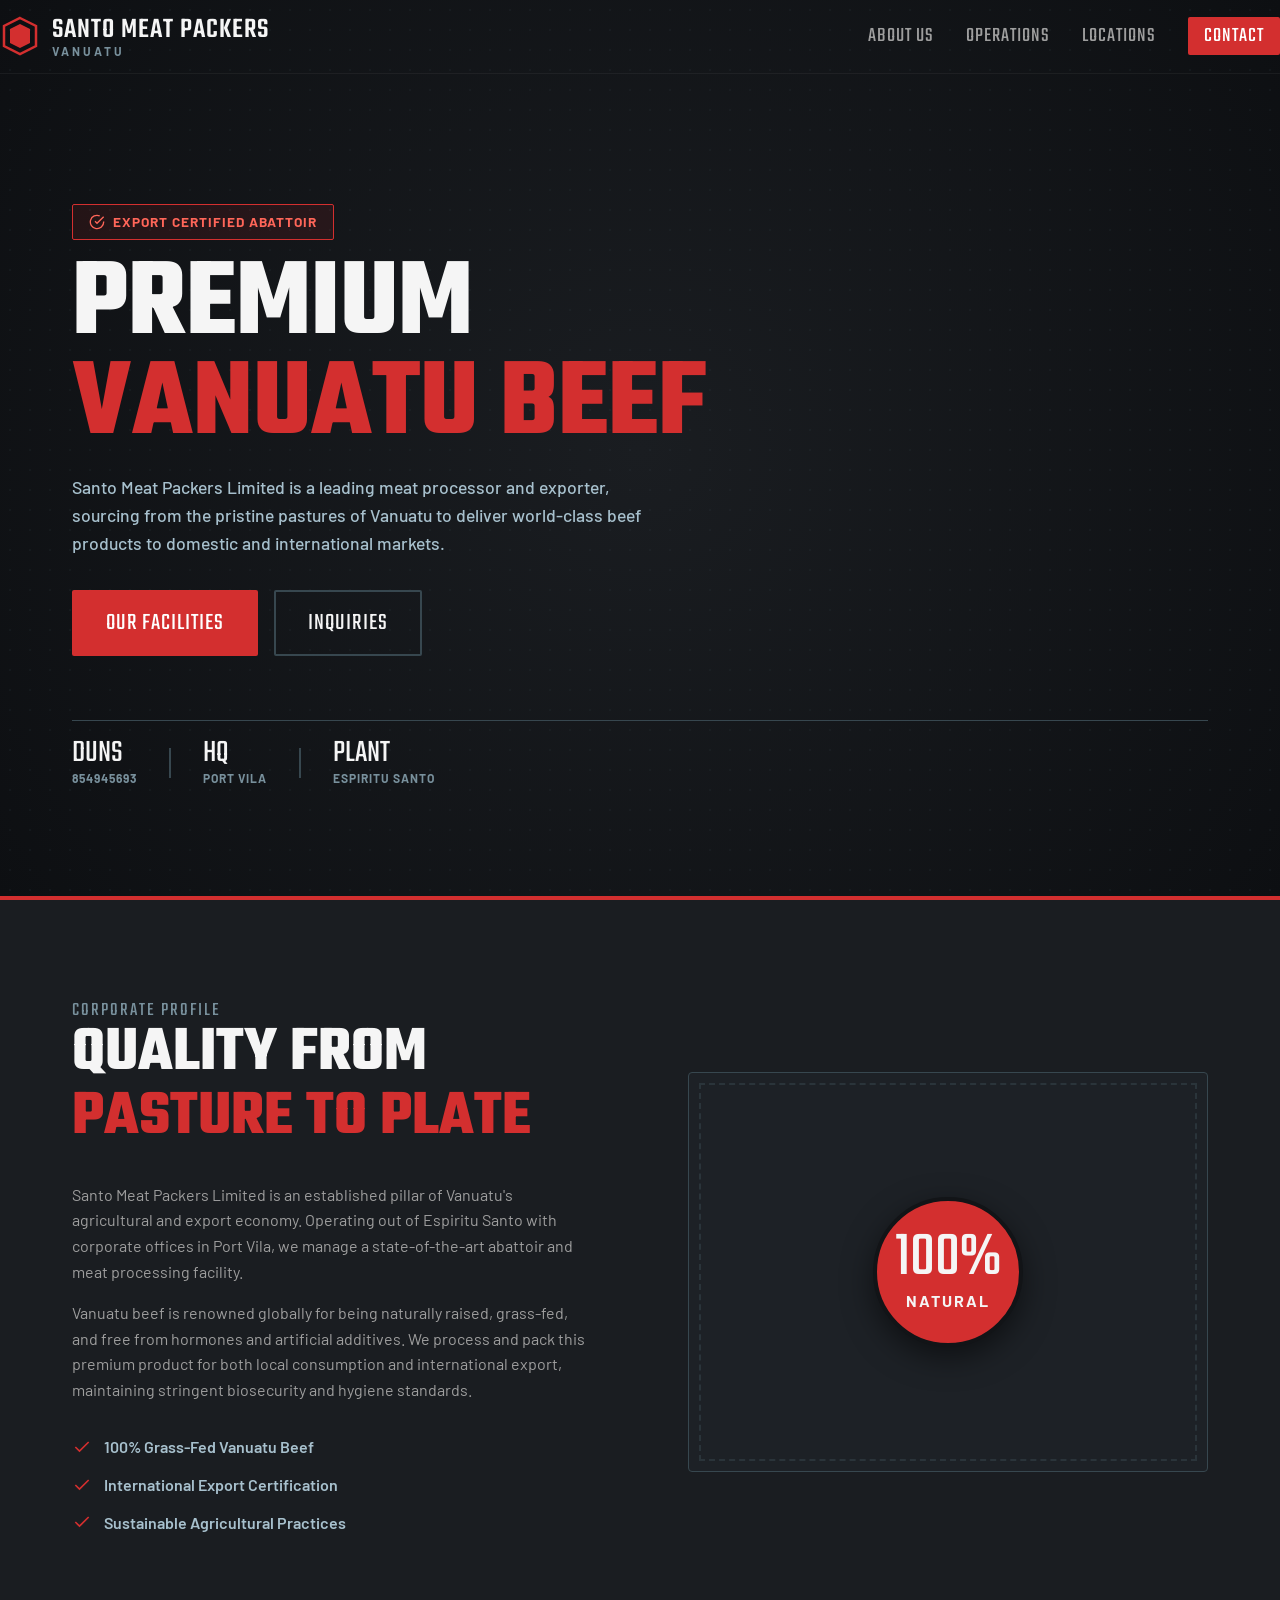
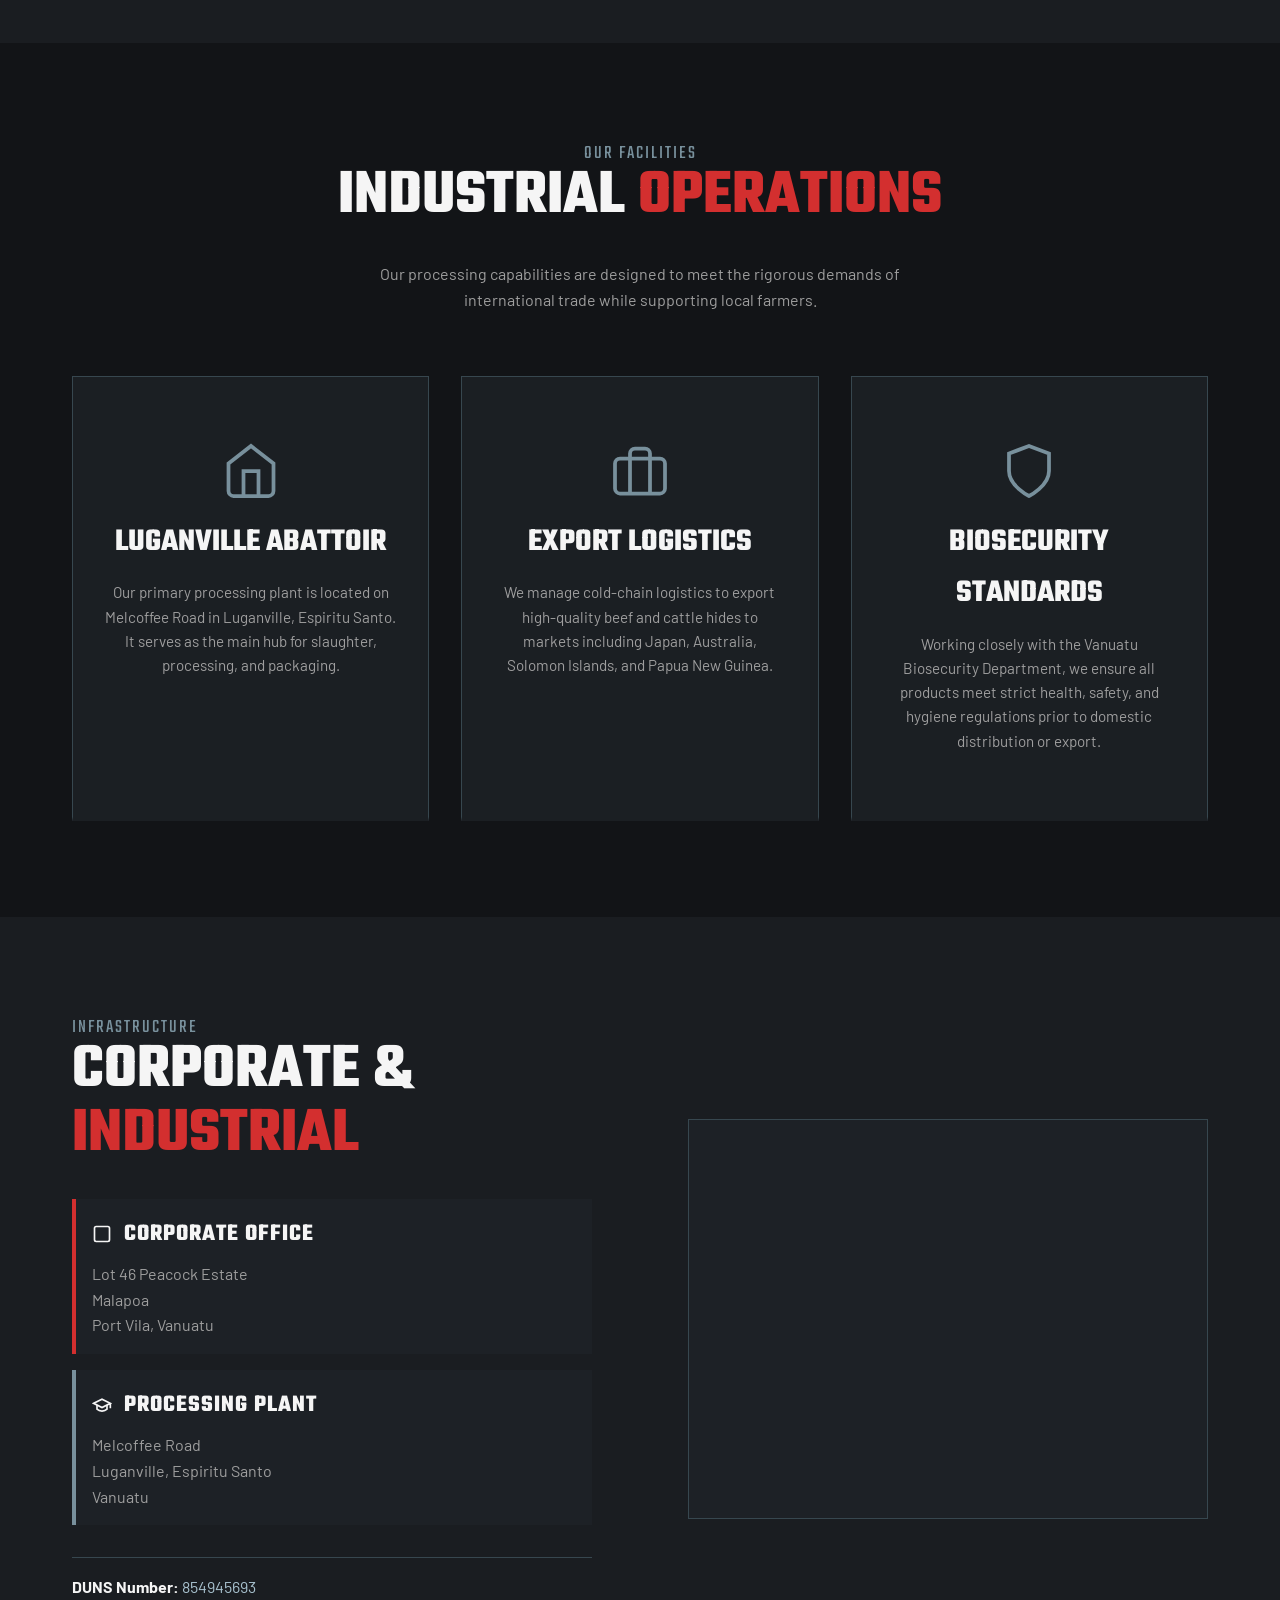
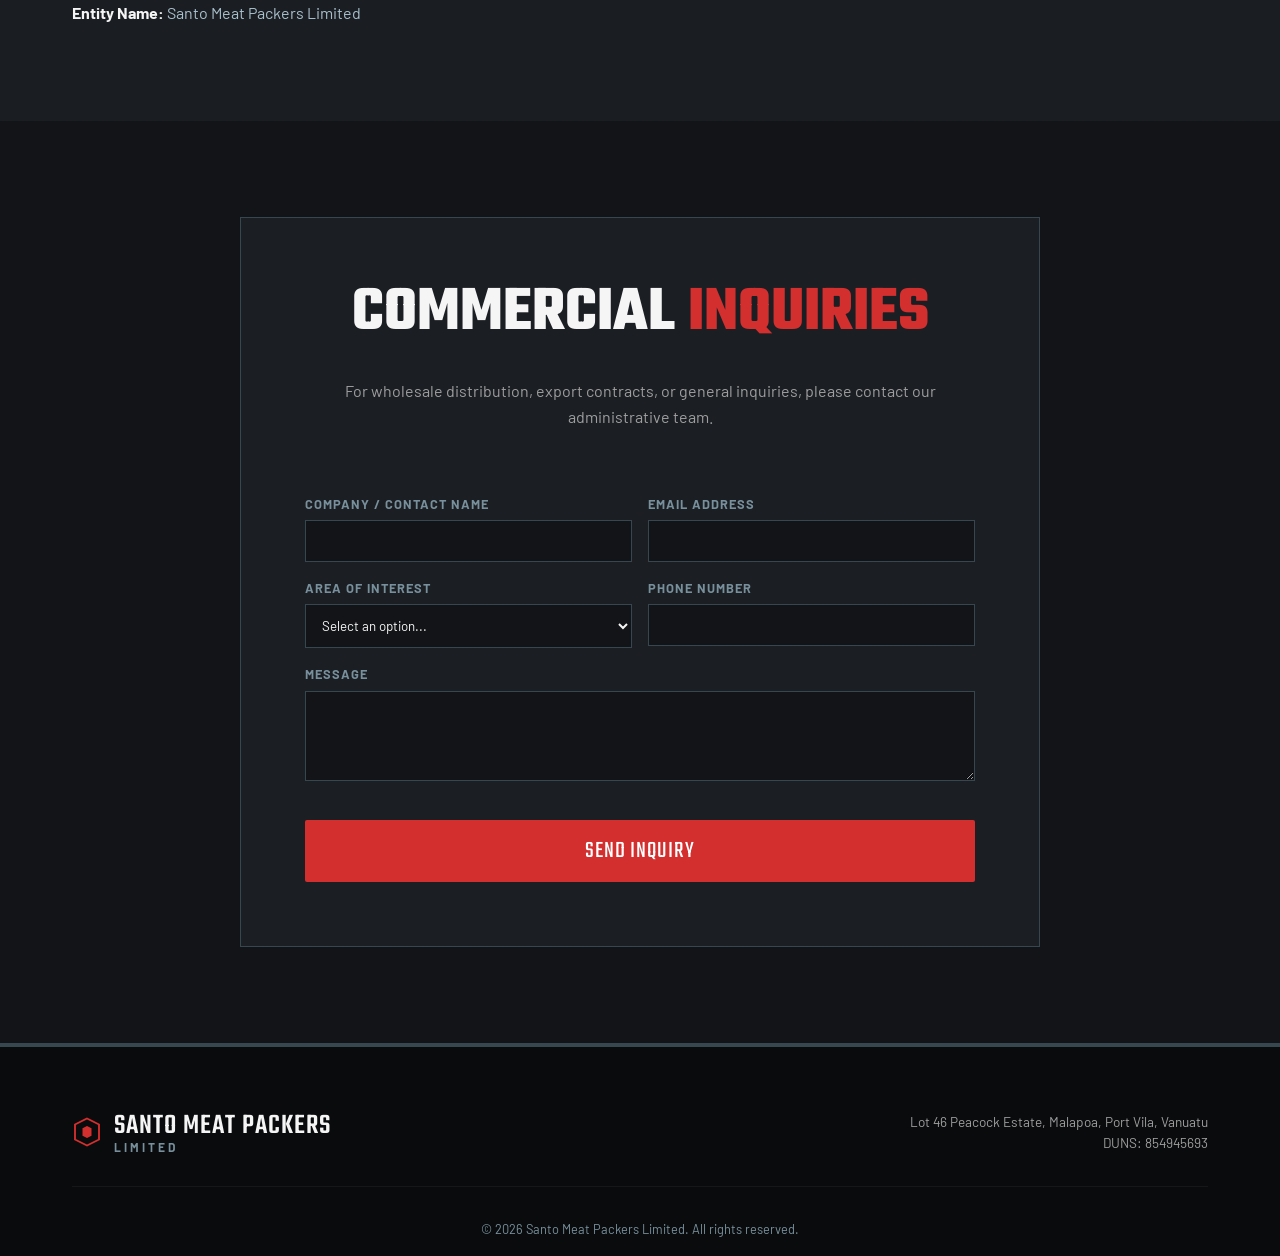
<file: index.html>
<!DOCTYPE html>
<html lang="en">
<head>
    <meta charset="UTF-8">
    <meta name="viewport" content="width=device-width, initial-scale=1.0">
    <title>Santo Meat Packers Limited | Vanuatu</title>
    <meta name="description" content="Santo Meat Packers Limited - Premium meat processor and abattoir based in Vanuatu. Supplying quality Vanuatu beef to domestic and international markets. DUNS: 854945693.">
    <meta name="keywords" content="Santo Meat Packers, Vanuatu Beef, Abattoir, Luganville, Port Vila, Meat Processing, Export">
    <meta name="author" content="Santo Meat Packers Limited">
    <meta property="og:title" content="Santo Meat Packers Limited | Premium Vanuatu Beef">
    <meta property="og:description" content="Leading meat processor and exporter of Vanuatu beef, operating from Espiritu Santo with corporate offices in Port Vila.">
    <meta property="og:type" content="website">
    <link rel="preconnect" href="https://fonts.googleapis.com">
    <link rel="preconnect" href="https://fonts.gstatic.com" crossorigin>
    <link href="https://fonts.googleapis.com/css2?family=Teko:wght@400;500;600;700&family=Barlow:wght@400;500;600;700&display=swap" rel="stylesheet">
    <link rel="stylesheet" href="styles.css">
</head>
<body>
    <div class="industrial-bg"></div>
    <div class="mesh-overlay"></div>

    <!-- Navigation -->
    <nav class="navbar" id="navbar">
        <div class="nav-container">
            <a href="#home" class="nav-brand">
                <div class="brand-logo">
                    <svg viewBox="0 0 40 40" fill="none" xmlns="http://www.w3.org/2000/svg">
                        <path d="M20 2L36 10V30L20 38L4 30V10L20 2Z" stroke="currentColor" stroke-width="2.5" fill="none"/>
                        <path d="M20 8L30 13V27L20 32L10 27V13L20 8Z" fill="currentColor"/>
                    </svg>
                </div>
                <div class="brand-text">
                    <span class="brand-name">SANTO MEAT PACKERS</span>
                    <span class="brand-location">VANUATU</span>
                </div>
            </a>
            <ul class="nav-menu">
                <li><a href="#about" class="nav-link">About Us</a></li>
                <li><a href="#operations" class="nav-link">Operations</a></li>
                <li><a href="#location" class="nav-link">Locations</a></li>
                <li><a href="#contact" class="nav-link btn-contact">Contact</a></li>
            </ul>
            <button class="menu-toggle" id="menu-toggle" aria-label="Toggle Navigation">
                <span></span>
                <span></span>
                <span></span>
            </button>
        </div>
    </nav>

    <!-- Mobile Menu -->
    <div class="mobile-overlay" id="mobile-overlay">
        <ul class="mobile-menu">
            <li><a href="#about" class="mobile-link">About Us</a></li>
            <li><a href="#operations" class="mobile-link">Operations</a></li>
            <li><a href="#location" class="mobile-link">Locations</a></li>
            <li><a href="#contact" class="mobile-link highlight">Contact</a></li>
        </ul>
    </div>

    <!-- Hero Section -->
    <section class="hero" id="home">
        <div class="container hero-container">
            <div class="hero-content animate-fade-up">
                <div class="hero-badge">
                    <span class="badge-icon">
                        <svg viewBox="0 0 24 24" fill="none" stroke="currentColor" stroke-width="2"><path d="M22 11.08V12a10 10 0 1 1-5.93-9.14"></path><polyline points="22 4 12 14.01 9 11.01"></polyline></svg>
                    </span>
                    Export Certified Abattoir
                </div>
                <h1 class="hero-title">
                    PREMIUM<br>
                    <span class="text-red">VANUATU BEEF</span>
                </h1>
                <p class="hero-desc">
                    Santo Meat Packers Limited is a leading meat processor and exporter, sourcing from the pristine pastures of Vanuatu to deliver world-class beef products to domestic and international markets.
                </p>
                <div class="hero-actions">
                    <a href="#operations" class="btn btn-primary">Our Facilities</a>
                    <a href="#contact" class="btn btn-secondary">Inquiries</a>
                </div>
                
                <div class="hero-stats">
                    <div class="stat-box">
                        <span class="stat-value">DUNS</span>
                        <span class="stat-label">854945693</span>
                    </div>
                    <div class="stat-divider"></div>
                    <div class="stat-box">
                        <span class="stat-value">HQ</span>
                        <span class="stat-label">Port Vila</span>
                    </div>
                    <div class="stat-divider"></div>
                    <div class="stat-box">
                        <span class="stat-value">PLANT</span>
                        <span class="stat-label">Espiritu Santo</span>
                    </div>
                </div>
            </div>
        </div>
    </section>

    <!-- About Section -->
    <section class="section about" id="about">
        <div class="container">
            <div class="section-grid">
                <div class="section-text animate-on-scroll">
                    <span class="section-tag">Corporate Profile</span>
                    <h2 class="section-title">QUALITY FROM <span class="text-red">PASTURE TO PLATE</span></h2>
                    <p>Santo Meat Packers Limited is an established pillar of Vanuatu's agricultural and export economy. Operating out of Espiritu Santo with corporate offices in Port Vila, we manage a state-of-the-art abattoir and meat processing facility.</p>
                    <p>Vanuatu beef is renowned globally for being naturally raised, grass-fed, and free from hormones and artificial additives. We process and pack this premium product for both local consumption and international export, maintaining stringent biosecurity and hygiene standards.</p>
                    
                    <ul class="feature-list">
                        <li>
                            <svg viewBox="0 0 24 24" fill="none" stroke="currentColor" stroke-width="2"><polyline points="20 6 9 17 4 12"></polyline></svg>
                            <span>100% Grass-Fed Vanuatu Beef</span>
                        </li>
                        <li>
                            <svg viewBox="0 0 24 24" fill="none" stroke="currentColor" stroke-width="2"><polyline points="20 6 9 17 4 12"></polyline></svg>
                            <span>International Export Certification</span>
                        </li>
                        <li>
                            <svg viewBox="0 0 24 24" fill="none" stroke="currentColor" stroke-width="2"><polyline points="20 6 9 17 4 12"></polyline></svg>
                            <span>Sustainable Agricultural Practices</span>
                        </li>
                    </ul>
                </div>
                <div class="section-visual animate-on-scroll">
                    <div class="visual-card">
                        <div class="visual-pattern"></div>
                        <div class="visual-badge">
                            <span class="v-number">100%</span>
                            <span class="v-text">NATURAL</span>
                        </div>
                    </div>
                </div>
            </div>
        </div>
    </section>

    <!-- Operations Section -->
    <section class="section operations" id="operations">
        <div class="container">
            <div class="section-header text-center animate-on-scroll">
                <span class="section-tag">Our Facilities</span>
                <h2 class="section-title">INDUSTRIAL <span class="text-red">OPERATIONS</span></h2>
                <p class="section-desc">Our processing capabilities are designed to meet the rigorous demands of international trade while supporting local farmers.</p>
            </div>
            
            <div class="ops-grid">
                <div class="op-card animate-on-scroll">
                    <div class="op-icon">
                        <svg viewBox="0 0 24 24" fill="none" stroke="currentColor" stroke-width="1.5">
                            <path d="M3 9l9-7 9 7v11a2 2 0 01-2 2H5a2 2 0 01-2-2z"></path>
                            <polyline points="9 22 9 12 15 12 15 22"></polyline>
                        </svg>
                    </div>
                    <h3>Luganville Abattoir</h3>
                    <p>Our primary processing plant is located on Melcoffee Road in Luganville, Espiritu Santo. It serves as the main hub for slaughter, processing, and packaging.</p>
                </div>
                <div class="op-card animate-on-scroll">
                    <div class="op-icon">
                        <svg viewBox="0 0 24 24" fill="none" stroke="currentColor" stroke-width="1.5">
                            <rect x="2" y="7" width="20" height="14" rx="2" ry="2"></rect>
                            <path d="M16 21V5a2 2 0 00-2-2h-4a2 2 0 00-2 2v16"></path>
                        </svg>
                    </div>
                    <h3>Export Logistics</h3>
                    <p>We manage cold-chain logistics to export high-quality beef and cattle hides to markets including Japan, Australia, Solomon Islands, and Papua New Guinea.</p>
                </div>
                <div class="op-card animate-on-scroll">
                    <div class="op-icon">
                        <svg viewBox="0 0 24 24" fill="none" stroke="currentColor" stroke-width="1.5">
                            <path d="M12 22s8-4 8-10V5l-8-3-8 3v7c0 6 8 10 8 10z"></path>
                        </svg>
                    </div>
                    <h3>Biosecurity Standards</h3>
                    <p>Working closely with the Vanuatu Biosecurity Department, we ensure all products meet strict health, safety, and hygiene regulations prior to domestic distribution or export.</p>
                </div>
            </div>
        </div>
    </section>

    <!-- Locations Section -->
    <section class="section location" id="location">
        <div class="container">
            <div class="section-grid reverse">
                <div class="section-text animate-on-scroll">
                    <span class="section-tag">Infrastructure</span>
                    <h2 class="section-title">CORPORATE & <span class="text-red">INDUSTRIAL</span></h2>
                    
                    <div class="address-cards">
                        <div class="address-card">
                            <div class="a-header">
                                <svg viewBox="0 0 24 24" fill="none" stroke="currentColor" stroke-width="2"><rect x="3" y="3" width="18" height="18" rx="2" ry="2"></rect></svg>
                                <h4>Corporate Office</h4>
                            </div>
                            <p>Lot 46 Peacock Estate<br>Malapoa<br>Port Vila, Vanuatu</p>
                        </div>
                        
                        <div class="address-card secondary">
                            <div class="a-header">
                                <svg viewBox="0 0 24 24" fill="none" stroke="currentColor" stroke-width="2"><path d="M22 10v6M2 10l10-5 10 5-10 5z"></path><path d="M6 12v5c3 3 9 3 12 0v-5"></path></svg>
                                <h4>Processing Plant</h4>
                            </div>
                            <p>Melcoffee Road<br>Luganville, Espiritu Santo<br>Vanuatu</p>
                        </div>
                    </div>
                    
                    <div class="registry-info">
                        <strong>DUNS Number:</strong> 854945693<br>
                        <strong>Entity Name:</strong> Santo Meat Packers Limited
                    </div>
                </div>
                
                <div class="section-visual animate-on-scroll">
                    <div class="map-wrapper">
                        <!-- Port Vila / Malapoa Map -->
                        <iframe
                            src="https://www.google.com/maps/embed?pb=!1m18!1m12!1m3!1d15444.646549463994!2d168.30!3d-17.733333!2m3!1f0!2f0!3f0!3m2!1i1024!2i768!4f13.1!3m3!1m2!1s0x6e8979c0903328bd%3A0xc39be2c246fcd92c!2sPort%20Vila%2C%20Vanuatu!5e0!3m2!1sen!2s!4v1"
                            width="100%"
                            height="100%"
                            style="border:0;"
                            allowfullscreen=""
                            loading="lazy"
                            referrerpolicy="no-referrer-when-downgrade"
                            title="Port Vila, Vanuatu">
                        </iframe>
                    </div>
                </div>
            </div>
        </div>
    </section>

    <!-- Contact Section -->
    <section class="section contact" id="contact">
        <div class="container">
            <div class="contact-box animate-on-scroll">
                <div class="contact-header text-center">
                    <h2 class="section-title">COMMERCIAL <span class="text-red">INQUIRIES</span></h2>
                    <p>For wholesale distribution, export contracts, or general inquiries, please contact our administrative team.</p>
                </div>
                
                <form class="contact-form" id="contact-form">
                    <div class="form-row">
                        <div class="form-group">
                            <label for="name">Company / Contact Name</label>
                            <input type="text" id="name" required>
                        </div>
                        <div class="form-group">
                            <label for="email">Email Address</label>
                            <input type="email" id="email" required>
                        </div>
                    </div>
                    <div class="form-row">
                        <div class="form-group">
                            <label for="interest">Area of Interest</label>
                            <select id="interest" required>
                                <option value="" disabled selected>Select an option...</option>
                                <option value="domestic">Domestic Wholesale</option>
                                <option value="export">International Export</option>
                                <option value="procurement">Livestock Procurement</option>
                                <option value="other">General Inquiry</option>
                            </select>
                        </div>
                        <div class="form-group">
                            <label for="phone">Phone Number</label>
                            <input type="tel" id="phone">
                        </div>
                    </div>
                    <div class="form-group">
                        <label for="message">Message</label>
                        <textarea id="message" rows="4" required></textarea>
                    </div>
                    <button type="submit" class="btn btn-primary btn-full submit-btn">Send Inquiry</button>
                </form>
            </div>
        </div>
    </section>

    <!-- Footer -->
    <footer class="footer">
        <div class="container">
            <div class="footer-grid">
                <div class="footer-brand">
                    <div class="brand-logo small">
                        <svg viewBox="0 0 40 40" fill="none" xmlns="http://www.w3.org/2000/svg">
                            <path d="M20 2L36 10V30L20 38L4 30V10L20 2Z" stroke="currentColor" stroke-width="2.5" fill="none"/>
                            <path d="M20 12L26 15V25L20 28L14 25V15L20 12Z" fill="currentColor"/>
                        </svg>
                    </div>
                    <div class="brand-text">
                        <span class="brand-name">SANTO MEAT PACKERS</span>
                        <span class="brand-location">LIMITED</span>
                    </div>
                </div>
                <div class="footer-meta">
                    <p>Lot 46 Peacock Estate, Malapoa, Port Vila, Vanuatu</p>
                    <p>DUNS: 854945693</p>
                </div>
            </div>
            <div class="footer-bottom">
                <p>&copy; <span id="current-year"></span> Santo Meat Packers Limited. All rights reserved.</p>
            </div>
        </div>
    </footer>

    <script src="script.js"></script>
</body>
</html>
</file>
<file: styles.css>
/* =========================================
   Santo Meat Packers Limited - Styles
   ========================================= */

:root {
    /* Colors - Industrial Steel, Black & Meat Red */
    --color-bg-main: #121417;
    --color-bg-alt: #1a1d21;
    --color-bg-panel: rgba(30, 34, 39, 0.8);
    
    --color-red: #d32f2f;
    --color-red-dark: #9a0007;
    --color-red-light: #ff6659;
    
    --color-steel: #78909c;
    --color-steel-light: #a7c0cd;
    
    --color-text-main: #f5f5f5;
    --color-text-muted: #9e9e9e;
    
    --color-border: #37474f;
    
    /* Typography */
    --font-heading: 'Teko', sans-serif;
    --font-body: 'Barlow', sans-serif;
    
    /* Spacing */
    --space-xs: 0.25rem;
    --space-sm: 0.5rem;
    --space-md: 1rem;
    --space-lg: 2rem;
    --space-xl: 4rem;
    --space-2xl: 6rem;
    
    /* Transitions & Shadows */
    --transition: 0.3s ease;
    --shadow: 0 10px 30px rgba(0,0,0,0.5);
}

*, *::before, *::after {
    margin: 0;
    padding: 0;
    box-sizing: border-box;
}

html {
    scroll-behavior: smooth;
}

body {
    font-family: var(--font-body);
    color: var(--color-text-main);
    background-color: var(--color-bg-main);
    line-height: 1.6;
    overflow-x: hidden;
}

.text-red { color: var(--color-red); }
.text-center { text-align: center; }

/* Backgrounds */
.industrial-bg {
    position: fixed;
    top: 0; left: 0; width: 100%; height: 100%;
    background: radial-gradient(circle at center, #1a1d21 0%, #0d0f12 100%);
    z-index: -2;
}

.mesh-overlay {
    position: fixed;
    top: 0; left: 0; width: 100%; height: 100%;
    background-image: radial-gradient(var(--color-border) 1px, transparent 1px);
    background-size: 20px 20px;
    opacity: 0.15;
    z-index: -1;
    pointer-events: none;
}

.container {
    max-width: 1200px;
    margin: 0 auto;
    padding: 0 var(--space-lg);
}

/* --- Navigation --- */
.navbar {
    position: fixed;
    top: 0; left: 0; right: 0;
    z-index: 100;
    padding: var(--space-md) 0;
    transition: var(--transition);
    border-bottom: 1px solid rgba(255,255,255,0.05);
}

.navbar.scrolled {
    background: rgba(18, 20, 23, 0.95);
    backdrop-filter: blur(10px);
    border-bottom: 1px solid var(--color-red);
    padding: var(--space-sm) 0;
}

.nav-container {
    display: flex;
    justify-content: space-between;
    align-items: center;
}

.nav-brand {
    display: flex;
    align-items: center;
    gap: 12px;
    text-decoration: none;
    color: var(--color-text-main);
}

.brand-logo {
    width: 40px; height: 40px;
    color: var(--color-red);
}
.brand-logo.small { width: 30px; height: 30px; }

.brand-text {
    display: flex;
    flex-direction: column;
    line-height: 1;
}

.brand-name {
    font-family: var(--font-heading);
    font-size: 1.8rem;
    font-weight: 500;
    letter-spacing: 1px;
}

.brand-location {
    font-size: 0.75rem;
    color: var(--color-steel);
    letter-spacing: 3px;
    text-transform: uppercase;
    font-weight: 700;
}

.nav-menu {
    display: flex;
    list-style: none;
    gap: var(--space-lg);
    align-items: center;
}

.nav-link {
    color: var(--color-text-muted);
    text-decoration: none;
    font-family: var(--font-heading);
    font-size: 1.3rem;
    letter-spacing: 1px;
    text-transform: uppercase;
    transition: var(--transition);
}

.nav-link:hover { color: var(--color-text-main); }

.btn-contact {
    background: var(--color-red);
    color: white !important;
    padding: 4px 16px;
    border-radius: 2px;
}

.btn-contact:hover {
    background: var(--color-red-dark);
}

.menu-toggle {
    display: none;
    flex-direction: column;
    gap: 6px;
    background: none; border: none; cursor: pointer;
}

.menu-toggle span {
    display: block;
    width: 30px; height: 3px;
    background: var(--color-red);
    transition: var(--transition);
}

/* Mobile Menu */
.mobile-overlay {
    position: fixed;
    top: 0; left: 0; right: 0; bottom: 0;
    background: var(--color-bg-main);
    z-index: 99;
    display: flex;
    align-items: center;
    justify-content: center;
    opacity: 0; visibility: hidden;
    transition: var(--transition);
}

.mobile-overlay.active { opacity: 1; visibility: visible; }
.mobile-menu { list-style: none; text-align: center; }
.mobile-link {
    display: block;
    padding: var(--space-md);
    color: var(--color-text-main);
    text-decoration: none;
    font-family: var(--font-heading);
    font-size: 3rem;
    text-transform: uppercase;
    letter-spacing: 2px;
}
.mobile-link.highlight { color: var(--color-red); }

/* --- Hero --- */
.hero {
    min-height: 100vh;
    display: flex;
    align-items: center;
    padding-top: var(--space-2xl);
    position: relative;
    border-bottom: 4px solid var(--color-red);
}

.hero-container {
    width: 100%;
}

.hero-badge {
    display: inline-flex;
    align-items: center;
    gap: 8px;
    background: rgba(211, 47, 47, 0.1);
    border: 1px solid var(--color-red);
    padding: 6px 16px;
    font-family: var(--font-body);
    font-size: 0.85rem;
    font-weight: 700;
    text-transform: uppercase;
    letter-spacing: 1px;
    color: var(--color-red-light);
    margin-bottom: var(--space-md);
    border-radius: 2px;
}

.badge-icon { width: 16px; height: 16px; }

.hero-title {
    font-family: var(--font-heading);
    font-size: clamp(4rem, 10vw, 7rem);
    line-height: 0.9;
    margin-bottom: var(--space-md);
    text-transform: uppercase;
}

.hero-desc {
    font-size: 1.1rem;
    color: var(--color-steel-light);
    max-width: 600px;
    margin-bottom: var(--space-lg);
    font-weight: 500;
}

.hero-actions {
    display: flex;
    gap: var(--space-md);
    margin-bottom: var(--space-xl);
    flex-wrap: wrap;
}

.btn {
    display: inline-flex;
    align-items: center;
    justify-content: center;
    padding: 12px 32px;
    font-family: var(--font-heading);
    font-size: 1.5rem;
    text-transform: uppercase;
    letter-spacing: 1px;
    text-decoration: none;
    cursor: pointer;
    transition: var(--transition);
    border: 2px solid transparent;
    border-radius: 2px;
}

.btn-primary {
    background: var(--color-red);
    color: white;
}
.btn-primary:hover {
    background: var(--color-red-dark);
}

.btn-secondary {
    background: transparent;
    color: var(--color-text-main);
    border-color: var(--color-border);
}
.btn-secondary:hover {
    border-color: var(--color-text-main);
}
.btn-full { width: 100%; margin-top: var(--space-md); }

.hero-stats {
    display: flex;
    align-items: center;
    gap: var(--space-lg);
    border-top: 1px solid var(--color-border);
    padding-top: var(--space-md);
}

.stat-box { display: flex; flex-direction: column; }
.stat-value { font-family: var(--font-heading); font-size: 2rem; line-height: 1; }
.stat-label { font-size: 0.75rem; color: var(--color-steel); text-transform: uppercase; letter-spacing: 1px; font-weight: 700; }
.stat-divider { width: 2px; height: 30px; background: var(--color-border); }

/* --- Sections General --- */
.section { padding: var(--space-2xl) 0; }
.section:nth-child(even) { background-color: var(--color-bg-alt); }

.section-tag {
    font-family: var(--font-heading);
    font-size: 1.2rem;
    color: var(--color-steel);
    text-transform: uppercase;
    letter-spacing: 2px;
    display: block;
    margin-bottom: -5px;
}

.section-title {
    font-family: var(--font-heading);
    font-size: clamp(3rem, 5vw, 4rem);
    text-transform: uppercase;
    line-height: 1;
    margin-bottom: var(--space-lg);
}

.section-desc {
    color: var(--color-text-muted);
    max-width: 600px;
    margin: 0 auto var(--space-xl);
}

.section-grid {
    display: grid;
    grid-template-columns: 1fr 1fr;
    gap: var(--space-2xl);
    align-items: center;
}
.section-grid.reverse .section-text { order: 2; }
.section-grid.reverse .section-visual { order: 1; }
@media (min-width: 900px) {
    .section-grid.reverse .section-text { order: 1; }
    .section-grid.reverse .section-visual { order: 2; }
}

.section-text p {
    color: var(--color-text-muted);
    margin-bottom: var(--space-md);
}

/* --- About --- */
.feature-list {
    list-style: none;
    margin-top: var(--space-lg);
}

.feature-list li {
    display: flex;
    align-items: center;
    gap: 12px;
    margin-bottom: 12px;
    font-weight: 600;
    color: var(--color-steel-light);
}

.feature-list svg {
    width: 20px; height: 20px;
    color: var(--color-red);
}

.visual-card {
    background: var(--color-bg-panel);
    border: 1px solid var(--color-border);
    height: 400px;
    position: relative;
    border-radius: 4px;
    display: flex; align-items: center; justify-content: center;
}

.visual-pattern {
    position: absolute;
    top: 10px; left: 10px; right: 10px; bottom: 10px;
    border: 2px dashed var(--color-border);
    opacity: 0.5;
}

.visual-badge {
    background: var(--color-red);
    width: 150px; height: 150px;
    border-radius: 50%;
    display: flex; flex-direction: column; align-items: center; justify-content: center;
    position: relative;
    z-index: 2;
    border: 4px solid var(--color-bg-main);
    box-shadow: var(--shadow);
}
.v-number { font-family: var(--font-heading); font-size: 4rem; line-height: 0.9; }
.v-text { font-family: var(--font-body); font-weight: 700; letter-spacing: 2px; }

/* --- Operations --- */
.ops-grid {
    display: grid;
    grid-template-columns: repeat(auto-fit, minmax(300px, 1fr));
    gap: var(--space-lg);
}

.op-card {
    background: var(--color-bg-panel);
    border: 1px solid var(--color-border);
    padding: var(--space-xl) var(--space-lg);
    text-align: center;
    transition: var(--transition);
    border-bottom: 4px solid transparent;
}

.op-card:hover {
    border-bottom-color: var(--color-red);
    transform: translateY(-5px);
    background: #1e2227;
}

.op-icon {
    width: 60px; height: 60px;
    margin: 0 auto var(--space-md);
    color: var(--color-steel);
}

.op-card h3 {
    font-family: var(--font-heading);
    font-size: 2rem;
    text-transform: uppercase;
    margin-bottom: 12px;
}

.op-card p {
    color: var(--color-text-muted);
    font-size: 0.95rem;
}

/* --- Locations --- */
.address-cards {
    display: flex;
    flex-direction: column;
    gap: var(--space-md);
    margin-bottom: var(--space-lg);
}

.address-card {
    background: var(--color-bg-panel);
    border-left: 4px solid var(--color-red);
    padding: var(--space-md);
}

.address-card.secondary {
    border-left-color: var(--color-steel);
}

.a-header {
    display: flex;
    align-items: center;
    gap: 12px;
    margin-bottom: 8px;
}

.a-header svg {
    width: 20px; height: 20px;
    color: var(--color-text-main);
}

.a-header h4 {
    font-family: var(--font-heading);
    font-size: 1.5rem;
    text-transform: uppercase;
    letter-spacing: 1px;
}

.address-card p { color: var(--color-text-muted); margin-bottom: 0; }

.registry-info {
    border-top: 1px solid var(--color-border);
    padding-top: var(--space-md);
    color: var(--color-steel-light);
}
.registry-info strong { color: var(--color-text-main); }

.map-wrapper {
    height: 400px;
    background: var(--color-bg-panel);
    border: 1px solid var(--color-border);
    padding: 5px;
}

/* --- Contact --- */
.contact-box {
    max-width: 800px;
    margin: 0 auto;
    background: var(--color-bg-panel);
    border: 1px solid var(--color-border);
    padding: var(--space-xl);
}

.contact-header p {
    color: var(--color-text-muted);
    margin-bottom: var(--space-xl);
}

.form-row {
    display: grid;
    grid-template-columns: 1fr 1fr;
    gap: var(--space-md);
}

.form-group { margin-bottom: var(--space-md); }

.form-group label {
    display: block;
    font-size: 0.8rem;
    text-transform: uppercase;
    letter-spacing: 1px;
    color: var(--color-steel);
    font-weight: 700;
    margin-bottom: 6px;
}

.form-group input,
.form-group select,
.form-group textarea {
    width: 100%;
    padding: 12px;
    background: var(--color-bg-main);
    border: 1px solid var(--color-border);
    color: var(--color-text-main);
    font-family: var(--font-body);
}

.form-group input:focus,
.form-group select:focus,
.form-group textarea:focus {
    outline: none;
    border-color: var(--color-red);
}

/* --- Footer --- */
.footer {
    background: #0a0b0d;
    padding: var(--space-xl) 0 var(--space-md);
    border-top: 4px solid var(--color-border);
}

.footer-grid {
    display: flex;
    justify-content: space-between;
    align-items: center;
    flex-wrap: wrap;
    gap: var(--space-md);
    margin-bottom: var(--space-lg);
    padding-bottom: var(--space-lg);
    border-bottom: 1px solid rgba(255,255,255,0.05);
}

.footer-brand {
    display: flex;
    align-items: center;
    gap: 12px;
}

.footer-meta p {
    font-size: 0.85rem;
    color: var(--color-text-muted);
    text-align: right;
}

.footer-bottom p {
    font-size: 0.8rem;
    color: var(--color-steel);
    text-align: center;
}

/* --- Animations --- */
.animate-fade-up { opacity: 0; transform: translateY(30px); transition: 0.6s ease-out; }
.animate-on-scroll { opacity: 0; transform: translateY(30px); transition: 0.6s ease-out; }
.animate-fade-up.visible, .animate-on-scroll.visible { opacity: 1; transform: translateY(0); }

/* --- Responsive --- */
@media (max-width: 900px) {
    .section-grid { grid-template-columns: 1fr; }
    .form-row { grid-template-columns: 1fr; }
    .footer-grid { flex-direction: column; text-align: center; }
    .footer-meta p { text-align: center; }
}

@media (max-width: 768px) {
    .nav-menu { display: none; }
    .menu-toggle { display: flex; }
    .hero-stats { flex-wrap: wrap; }
    .stat-divider { display: none; }
    .hero-title { font-size: 4rem; }
}
</file>
